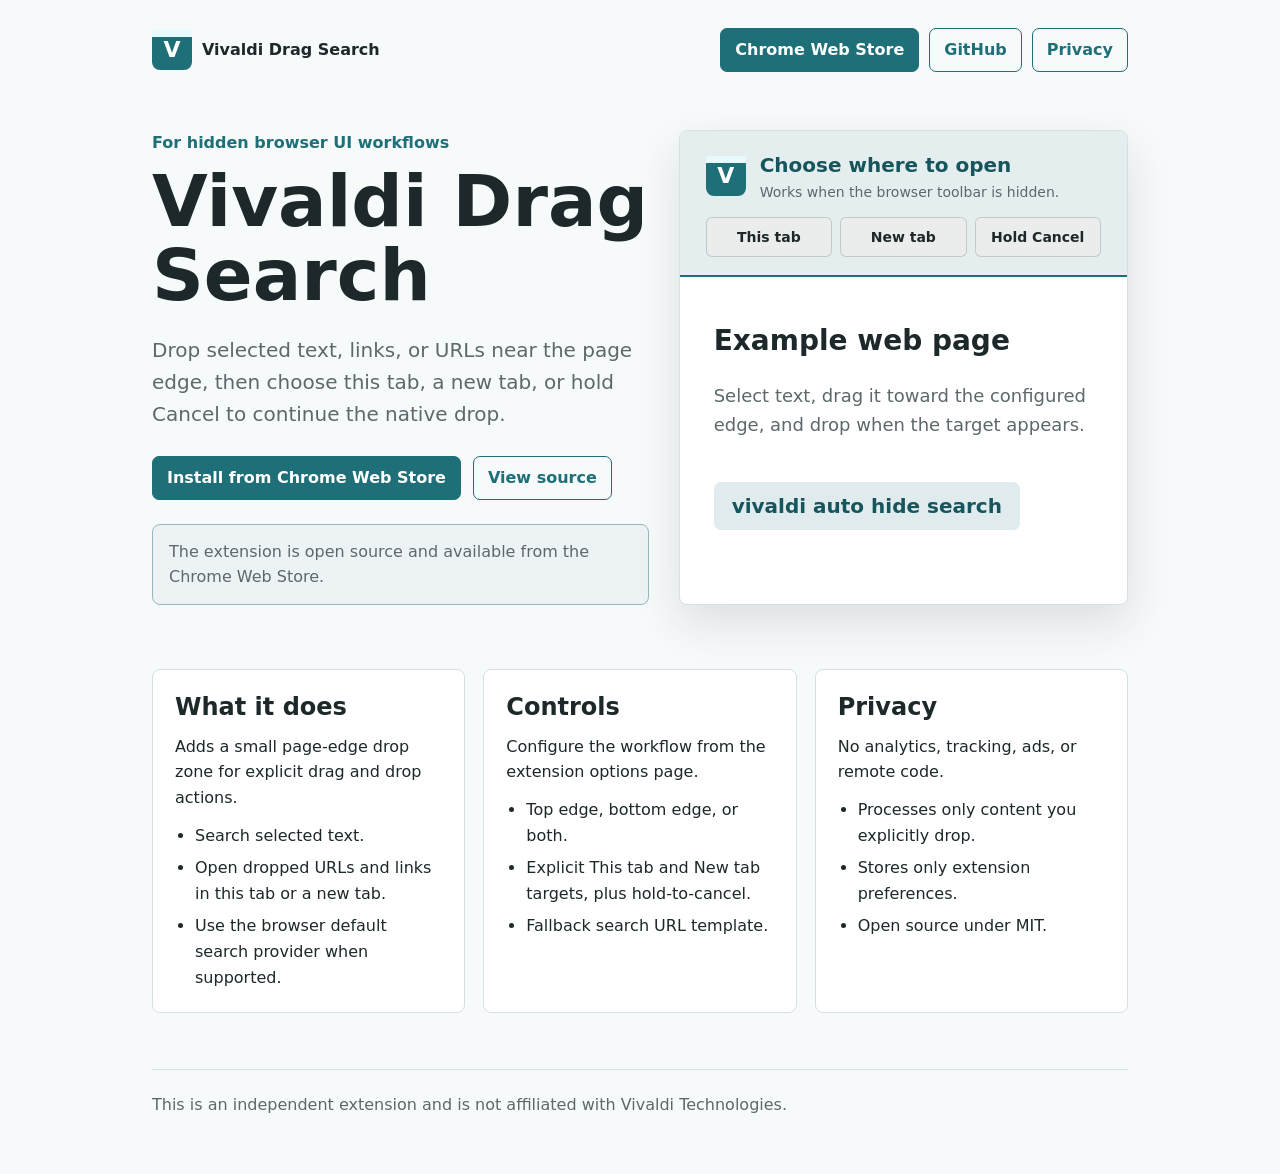
<file: docs/index.html>
<!doctype html>
<html lang="en">
  <head>
    <meta charset="utf-8">
    <meta name="viewport" content="width=device-width, initial-scale=1">
    <title>Vivaldi Drag Search</title>
    <meta name="description" content="Drop selected text or URLs near the page edge, then choose this tab, a new tab, or hold Cancel while browser UI is hidden.">
    <link rel="stylesheet" href="assets/site.css">
  </head>
  <body>
    <main class="page">
      <nav class="nav" aria-label="Main navigation">
        <a class="brand" href="./">
          <span class="logo" aria-hidden="true">V</span>
          <span>Vivaldi Drag Search</span>
        </a>
        <div class="nav-links">
          <a class="button" href="https://chromewebstore.google.com/detail/vivaldi-drag-search/fnmajmjfcnfojmmehjplmilbdcogohkc">Chrome Web Store</a>
          <a class="button secondary" href="https://github.com/Tokenyet/vivaldi-drag-search">GitHub</a>
          <a class="button secondary" href="privacy.html">Privacy</a>
        </div>
      </nav>

      <section class="hero">
        <div class="hero-copy">
          <p class="eyebrow">For hidden browser UI workflows</p>
          <h1>Vivaldi Drag Search</h1>
          <p class="lead">Drop selected text, links, or URLs near the page edge, then choose this tab, a new tab, or hold Cancel to continue the native drop.</p>
          <div class="actions">
            <a class="button" href="https://chromewebstore.google.com/detail/vivaldi-drag-search/fnmajmjfcnfojmmehjplmilbdcogohkc">Install from Chrome Web Store</a>
            <a class="button secondary" href="https://github.com/Tokenyet/vivaldi-drag-search">View source</a>
          </div>
          <p class="notice">The extension is open source and available from the Chrome Web Store.</p>
        </div>

        <div class="browser" aria-label="Extension preview">
          <div class="drop-target">
            <span class="logo" aria-hidden="true">V</span>
            <div>
              <div class="drop-title">Choose where to open</div>
              <div class="drop-subtitle">Works when the browser toolbar is hidden.</div>
            </div>
            <div class="drop-actions" aria-hidden="true">
              <span>This tab</span>
              <span>New tab</span>
              <span>Hold Cancel</span>
            </div>
          </div>
          <div class="mock-page">
            <div class="mock-heading">Example web page</div>
            <p class="mock-text">Select text, drag it toward the configured edge, and drop when the target appears.</p>
            <div class="selection">vivaldi auto hide search</div>
          </div>
        </div>
      </section>

      <section class="sections" aria-label="Details">
        <article class="section">
          <h2>What it does</h2>
          <p>Adds a small page-edge drop zone for explicit drag and drop actions.</p>
          <ul>
            <li>Search selected text.</li>
            <li>Open dropped URLs and links in this tab or a new tab.</li>
            <li>Use the browser default search provider when supported.</li>
          </ul>
        </article>

        <article class="section">
          <h2>Controls</h2>
          <p>Configure the workflow from the extension options page.</p>
          <ul>
            <li>Top edge, bottom edge, or both.</li>
            <li>Explicit This tab and New tab targets, plus hold-to-cancel.</li>
            <li>Fallback search URL template.</li>
          </ul>
        </article>

        <article class="section">
          <h2>Privacy</h2>
          <p>No analytics, tracking, ads, or remote code.</p>
          <ul>
            <li>Processes only content you explicitly drop.</li>
            <li>Stores only extension preferences.</li>
            <li>Open source under MIT.</li>
          </ul>
        </article>
      </section>

      <footer class="footer">
        <p>This is an independent extension and is not affiliated with Vivaldi Technologies.</p>
      </footer>
    </main>
  </body>
</html>
</file>
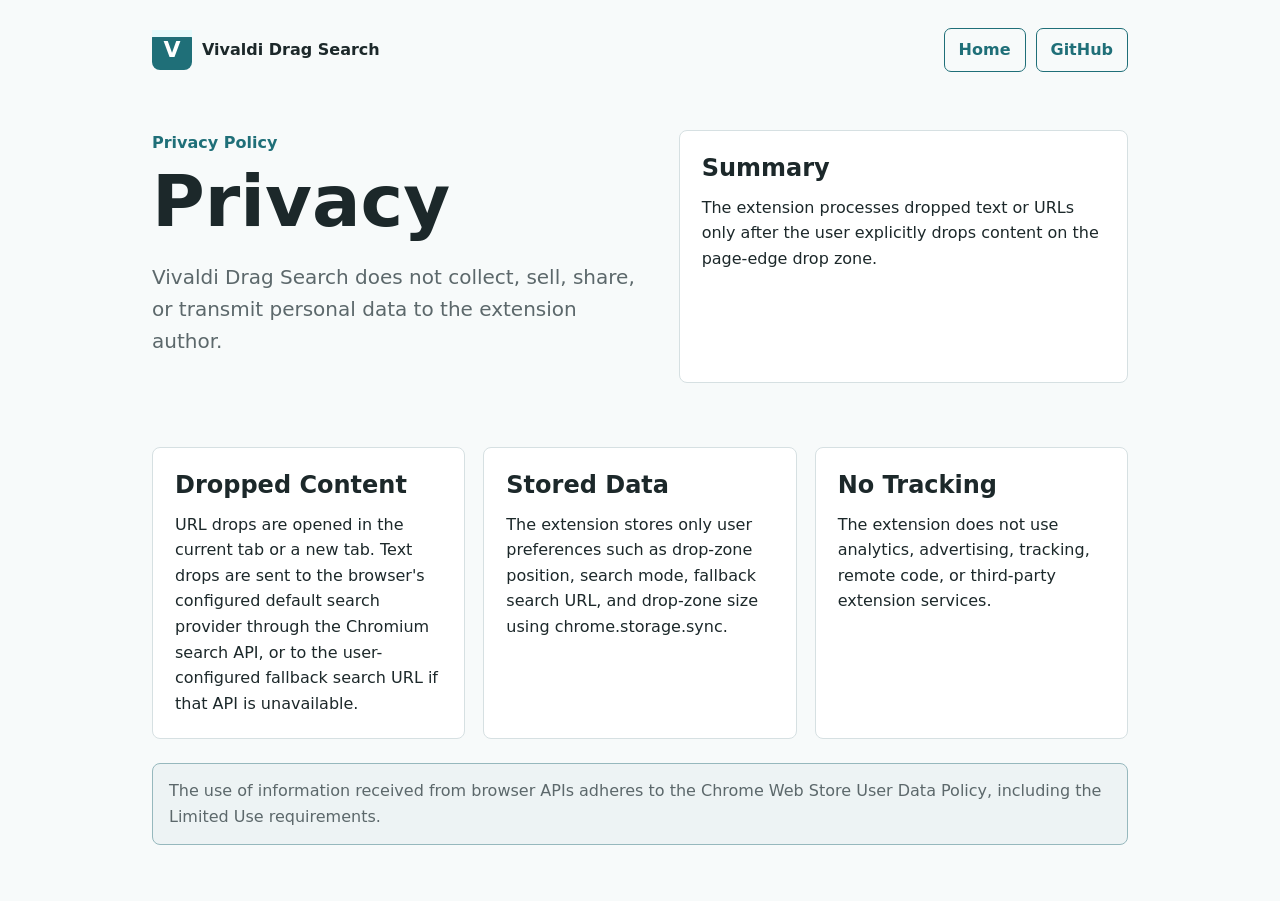
<file: docs/privacy.html>
<!doctype html>
<html lang="en">
  <head>
    <meta charset="utf-8">
    <meta name="viewport" content="width=device-width, initial-scale=1">
    <title>Privacy Policy - Vivaldi Drag Search</title>
    <meta name="description" content="Privacy policy for Vivaldi Drag Search.">
    <link rel="stylesheet" href="assets/site.css">
  </head>
  <body>
    <main class="page">
      <nav class="nav" aria-label="Main navigation">
        <a class="brand" href="./">
          <span class="logo" aria-hidden="true">V</span>
          <span>Vivaldi Drag Search</span>
        </a>
        <div class="nav-links">
          <a class="button secondary" href="./">Home</a>
          <a class="button secondary" href="https://github.com/Tokenyet/vivaldi-drag-search">GitHub</a>
        </div>
      </nav>

      <section class="hero">
        <div class="hero-copy">
          <p class="eyebrow">Privacy Policy</p>
          <h1>Privacy</h1>
          <p class="lead">Vivaldi Drag Search does not collect, sell, share, or transmit personal data to the extension author.</p>
        </div>
        <div class="section">
          <h2>Summary</h2>
          <p>The extension processes dropped text or URLs only after the user explicitly drops content on the page-edge drop zone.</p>
        </div>
      </section>

      <section class="sections" aria-label="Privacy details">
        <article class="section">
          <h2>Dropped Content</h2>
          <p>URL drops are opened in the current tab or a new tab. Text drops are sent to the browser's configured default search provider through the Chromium search API, or to the user-configured fallback search URL if that API is unavailable.</p>
        </article>

        <article class="section">
          <h2>Stored Data</h2>
          <p>The extension stores only user preferences such as drop-zone position, search mode, fallback search URL, and drop-zone size using chrome.storage.sync.</p>
        </article>

        <article class="section">
          <h2>No Tracking</h2>
          <p>The extension does not use analytics, advertising, tracking, remote code, or third-party extension services.</p>
        </article>
      </section>

      <p class="notice">The use of information received from browser APIs adheres to the Chrome Web Store User Data Policy, including the Limited Use requirements.</p>
    </main>
  </body>
</html>
</file>
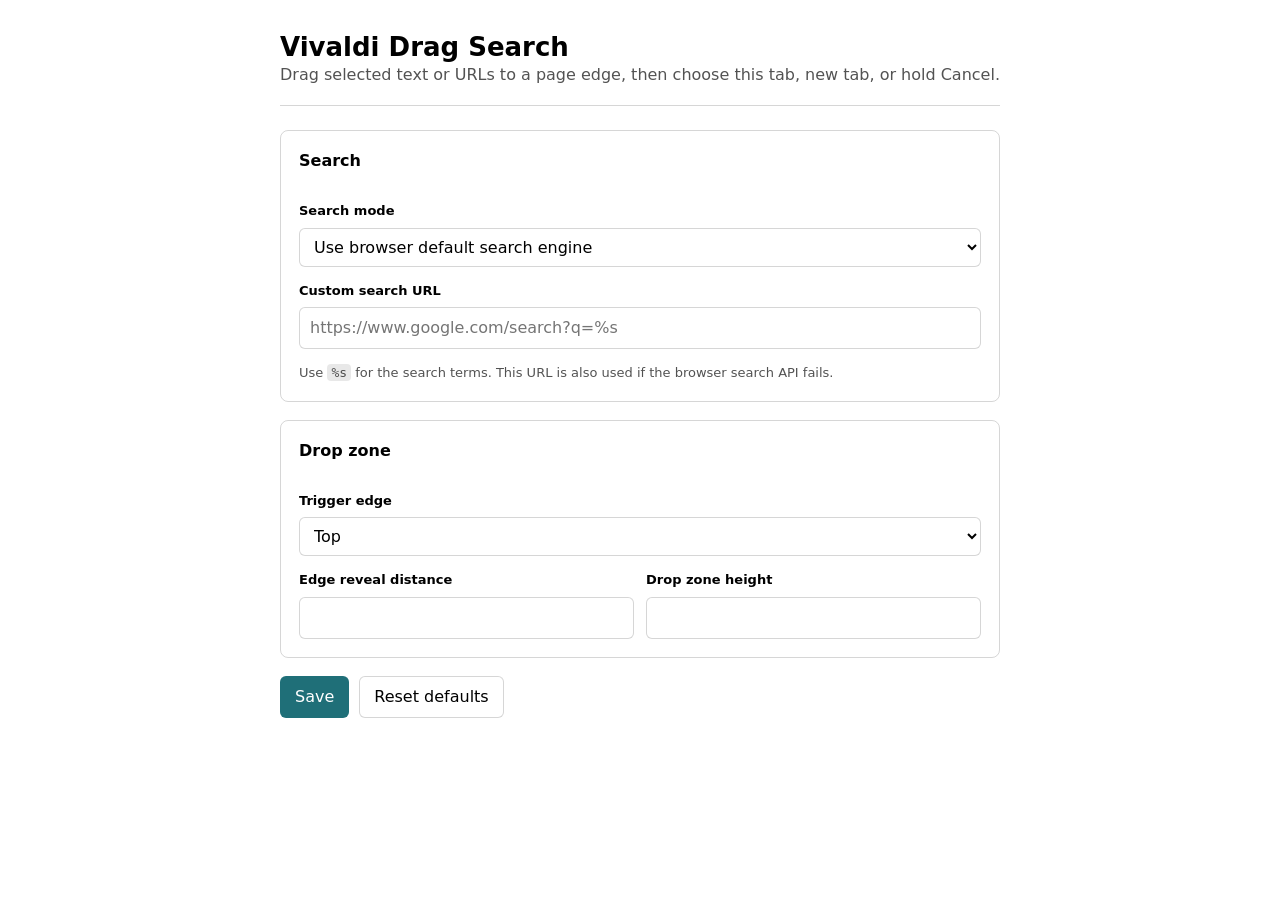
<file: options/options.html>
<!doctype html>
<html lang="en">
  <head>
    <meta charset="utf-8">
    <meta name="viewport" content="width=device-width, initial-scale=1">
    <title data-i18n="optionsTitle">Vivaldi Drag Search Options</title>
    <link rel="stylesheet" href="options.css">
  </head>
  <body>
    <main>
      <header>
        <h1 data-i18n="extensionName">Vivaldi Drag Search</h1>
        <p data-i18n="optionsHeaderDescription">Drag selected text or URLs to a page edge, then choose this tab, new tab, or hold Cancel.</p>
      </header>

      <form id="settings-form">
        <section>
          <h2 data-i18n="sectionSearch">Search</h2>
          <label>
            <span data-i18n="searchModeLabel">Search mode</span>
            <select id="searchMode" name="searchMode">
              <option value="browser" data-i18n="searchModeBrowser">Use browser default search engine</option>
              <option value="template" data-i18n="searchModeTemplate">Use custom search URL</option>
            </select>
          </label>

          <label>
            <span data-i18n="searchTemplateLabel">Custom search URL</span>
            <input id="searchTemplate" name="searchTemplate" type="text" inputmode="url" spellcheck="false" placeholder="https://www.google.com/search?q=%s">
          </label>
          <p class="hint" data-i18n-html="searchTemplateHint">Use <code>%s</code> for the search terms. This URL is also used if the browser search API fails.</p>
        </section>

        <section>
          <h2 data-i18n="sectionDropZone">Drop zone</h2>
          <label>
            <span data-i18n="dropEdgeLabel">Trigger edge</span>
            <select id="dropEdge" name="dropEdge">
              <option value="top" data-i18n="dropEdgeTop">Top</option>
              <option value="bottom" data-i18n="dropEdgeBottom">Bottom</option>
              <option value="both" data-i18n="dropEdgeBoth">Top and bottom</option>
            </select>
          </label>

          <div class="grid">
            <label>
              <span data-i18n="revealEdgeLabel">Edge reveal distance</span>
              <input id="revealEdgePx" name="revealEdgePx" type="number" min="24" max="320" step="4">
            </label>
            <label>
              <span data-i18n="targetHeightLabel">Drop zone height</span>
              <input id="targetHeightPx" name="targetHeightPx" type="number" min="64" max="180" step="4">
            </label>
          </div>
        </section>

        <footer>
          <button type="submit" data-i18n="saveButton">Save</button>
          <button id="reset" type="button" data-i18n="resetButton">Reset defaults</button>
          <span id="status" role="status" aria-live="polite"></span>
        </footer>
      </form>
    </main>
    <script src="options.js"></script>
  </body>
</html>
</file>
<file: docs/assets/site.css>
:root {
  color-scheme: light dark;
  --accent: #1f6f78;
  --accent-strong: #17555c;
  --bg: #f7fafa;
  --border: #d6e0e2;
  --muted: #5c686b;
  --panel: #ffffff;
  --text: #1c282a;
}

@media (prefers-color-scheme: dark) {
  :root {
    --bg: #101516;
    --border: #2d3c3f;
    --muted: #a8b5b8;
    --panel: #172022;
    --text: #edf7f8;
  }
}

* {
  box-sizing: border-box;
}

body {
  background: var(--bg);
  color: var(--text);
  font-family: Inter, ui-sans-serif, system-ui, -apple-system, BlinkMacSystemFont, "Segoe UI", sans-serif;
  line-height: 1.6;
  margin: 0;
}

a {
  color: var(--accent);
}

.page {
  margin: 0 auto;
  max-width: 1020px;
  padding: 28px 22px 56px;
}

.nav {
  align-items: center;
  display: flex;
  gap: 14px;
  justify-content: space-between;
  margin-bottom: 58px;
}

.brand {
  align-items: center;
  color: var(--text);
  display: inline-flex;
  font-weight: 750;
  gap: 10px;
  text-decoration: none;
}

.logo {
  align-items: center;
  background: var(--accent);
  border-radius: 8px;
  color: white;
  display: inline-flex;
  font-size: 22px;
  font-weight: 800;
  height: 40px;
  justify-content: center;
  position: relative;
  width: 40px;
}

.logo::before {
  background: #e7fbfc;
  content: "";
  height: 7px;
  left: 0;
  position: absolute;
  right: 0;
  top: 0;
}

.nav-links {
  display: flex;
  flex-wrap: wrap;
  gap: 10px;
}

.button {
  align-items: center;
  background: var(--accent);
  border: 1px solid var(--accent);
  border-radius: 7px;
  color: white;
  display: inline-flex;
  font-weight: 650;
  min-height: 40px;
  padding: 8px 14px;
  text-decoration: none;
}

.button.secondary {
  background: transparent;
  color: var(--accent);
}

.button.disabled {
  cursor: not-allowed;
  opacity: 0.58;
}

.hero {
  display: grid;
  gap: 30px;
  grid-template-columns: minmax(0, 1.05fr) minmax(300px, 0.95fr);
  margin-bottom: 64px;
}

.hero-copy {
  align-self: center;
}

.eyebrow {
  color: var(--accent);
  font-weight: 750;
  margin: 0 0 10px;
}

h1 {
  font-size: clamp(40px, 8vw, 72px);
  letter-spacing: 0;
  line-height: 1.02;
  margin: 0;
}

h2 {
  font-size: 24px;
  letter-spacing: 0;
  line-height: 1.25;
  margin: 0 0 12px;
}

p {
  margin: 0;
}

.lead {
  color: var(--muted);
  font-size: 20px;
  margin: 22px 0 26px;
  max-width: 620px;
}

.actions {
  display: flex;
  flex-wrap: wrap;
  gap: 12px;
}

.browser {
  background: var(--panel);
  border: 1px solid var(--border);
  border-radius: 8px;
  box-shadow: 0 18px 45px rgba(13, 31, 35, 0.12);
  min-height: 380px;
  overflow: hidden;
}

.drop-target {
  align-items: center;
  background: color-mix(in srgb, var(--accent) 12%, var(--panel));
  border-bottom: 2px solid var(--accent);
  display: grid;
  gap: 14px;
  grid-template-columns: auto minmax(0, 1fr);
  min-height: 92px;
  padding: 18px 26px;
}

.drop-target .logo {
  flex: 0 0 auto;
}

.drop-title {
  color: var(--accent-strong);
  font-size: 20px;
  font-weight: 750;
}

.drop-subtitle {
  color: var(--muted);
  font-size: 14px;
}

.drop-actions {
  display: grid;
  gap: 8px;
  grid-column: 1 / -1;
  grid-template-columns: repeat(3, minmax(0, 1fr));
}

.drop-actions span {
  background: color-mix(in srgb, var(--panel) 82%, var(--text) 8%);
  border: 1px solid color-mix(in srgb, var(--text) 18%, transparent);
  border-radius: 6px;
  color: var(--text);
  display: block;
  font-size: 14px;
  font-weight: 750;
  min-width: 0;
  padding: 8px 10px;
  text-align: center;
}

.mock-page {
  padding: 42px 34px;
}

.mock-heading {
  font-size: 28px;
  font-weight: 750;
  margin-bottom: 18px;
}

.mock-text {
  color: var(--muted);
  font-size: 18px;
  max-width: 380px;
}

.selection {
  background: color-mix(in srgb, var(--accent) 14%, transparent);
  border-radius: 7px;
  color: var(--accent-strong);
  display: inline-block;
  font-size: 20px;
  font-weight: 750;
  margin-top: 42px;
  padding: 8px 18px;
}

.sections {
  display: grid;
  gap: 18px;
  grid-template-columns: repeat(3, minmax(0, 1fr));
}

.section {
  background: var(--panel);
  border: 1px solid var(--border);
  border-radius: 8px;
  padding: 22px;
}

.section ul {
  margin: 12px 0 0;
  padding-left: 20px;
}

.section li + li {
  margin-top: 7px;
}

.notice {
  background: color-mix(in srgb, var(--accent) 8%, var(--panel));
  border: 1px solid color-mix(in srgb, var(--accent) 35%, var(--border));
  border-radius: 8px;
  color: var(--muted);
  margin-top: 24px;
  padding: 14px 16px;
}

.footer {
  border-top: 1px solid var(--border);
  color: var(--muted);
  margin-top: 56px;
  padding-top: 22px;
}

@media (max-width: 820px) {
  .page {
    padding: 20px 16px 42px;
  }

  .nav {
    align-items: flex-start;
    flex-direction: column;
    margin-bottom: 38px;
  }

  .hero,
  .sections {
    grid-template-columns: 1fr;
  }

  .hero {
    gap: 24px;
  }

  .lead {
    font-size: 18px;
  }
}
</file>
<file: options/options.css>
:root {
  color-scheme: light dark;
  --accent: #1f6f78;
  --border: color-mix(in srgb, CanvasText 16%, transparent);
  --muted: color-mix(in srgb, CanvasText 68%, transparent);
}

* {
  box-sizing: border-box;
}

body {
  background: Canvas;
  color: CanvasText;
  font-family: Inter, ui-sans-serif, system-ui, -apple-system, BlinkMacSystemFont, "Segoe UI", sans-serif;
  line-height: 1.5;
  margin: 0;
}

main {
  margin: 0 auto;
  max-width: 760px;
  padding: 32px 20px 44px;
}

header {
  border-bottom: 1px solid var(--border);
  margin-bottom: 24px;
  padding-bottom: 18px;
}

h1,
h2,
p {
  margin: 0;
}

h1 {
  font-size: 26px;
  line-height: 1.2;
}

h2 {
  font-size: 16px;
  margin-bottom: 14px;
}

header p,
.hint {
  color: var(--muted);
}

form {
  display: grid;
  gap: 18px;
}

section {
  border: 1px solid var(--border);
  border-radius: 8px;
  display: grid;
  gap: 14px;
  padding: 18px;
}

label {
  display: grid;
  gap: 7px;
}

label > span {
  font-size: 13px;
  font-weight: 650;
}

input,
select,
button {
  font: inherit;
}

input,
select {
  background: Canvas;
  border: 1px solid var(--border);
  border-radius: 6px;
  color: CanvasText;
  min-height: 38px;
  padding: 8px 10px;
  width: 100%;
}

input:focus,
select:focus,
button:focus-visible {
  outline: 2px solid var(--accent);
  outline-offset: 2px;
}

.grid {
  display: grid;
  gap: 12px;
  grid-template-columns: repeat(2, minmax(0, 1fr));
}

.check {
  align-items: center;
  display: flex;
  gap: 10px;
}

.check input {
  height: 18px;
  min-height: auto;
  width: 18px;
}

.hint {
  font-size: 13px;
}

code {
  background: color-mix(in srgb, CanvasText 9%, transparent);
  border-radius: 4px;
  padding: 1px 4px;
}

footer {
  align-items: center;
  display: flex;
  flex-wrap: wrap;
  gap: 10px;
}

button {
  background: var(--accent);
  border: 1px solid transparent;
  border-radius: 6px;
  color: white;
  cursor: pointer;
  min-height: 38px;
  padding: 8px 14px;
}

button[type="button"] {
  background: Canvas;
  border-color: var(--border);
  color: CanvasText;
}

#status {
  color: var(--muted);
  min-height: 1.5em;
}

@media (max-width: 580px) {
  main {
    padding: 22px 14px 32px;
  }

  .grid {
    grid-template-columns: 1fr;
  }
}
</file>
